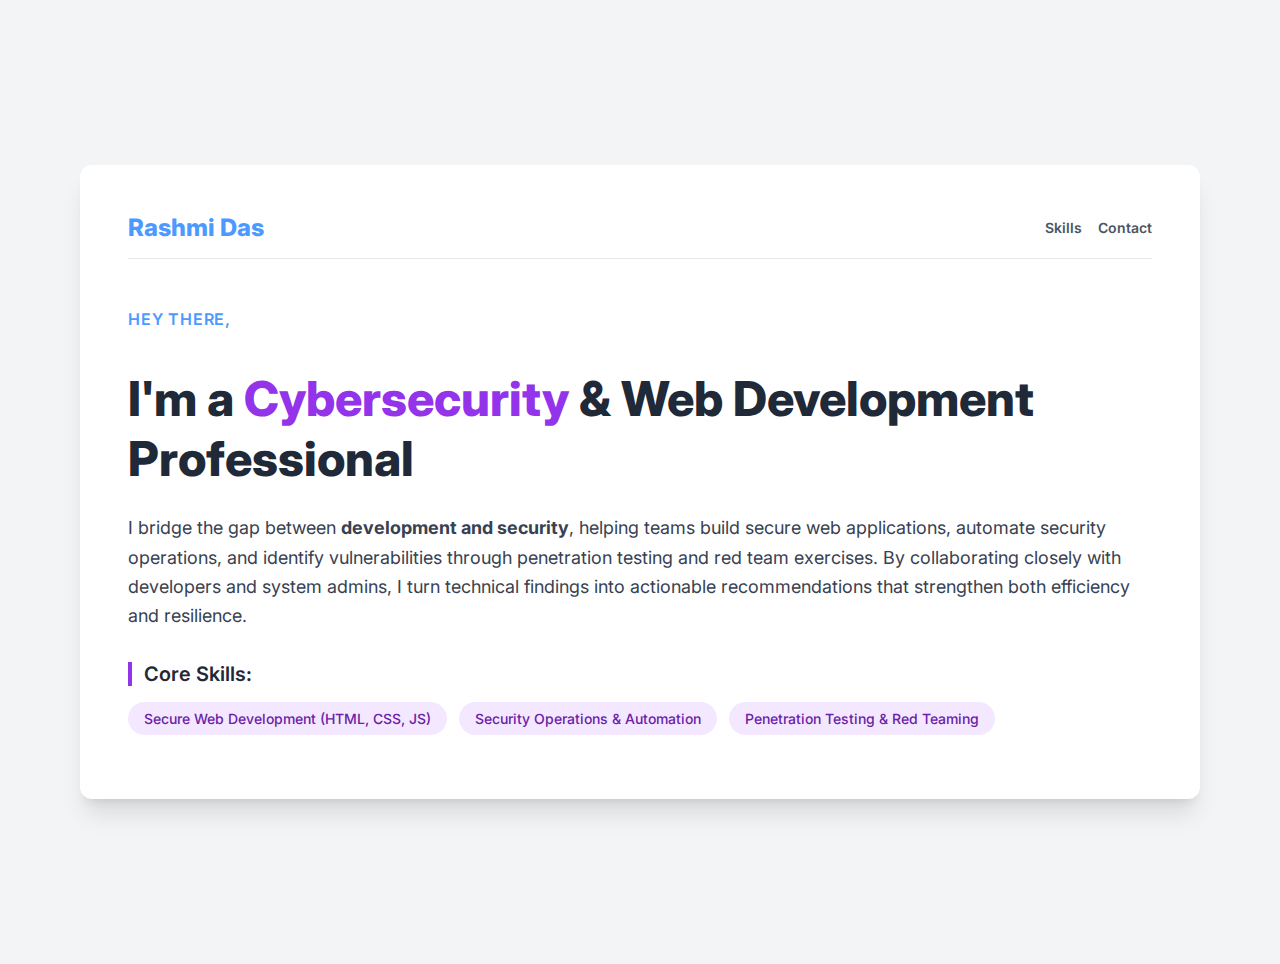
<file: index.html>
<!DOCTYPE html>
<html lang="en">
<head>
    <meta charset="UTF-8">
    <meta name="viewport" content="width=device-width, initial-scale=1.0">
    <title>About Me | Cybersecurity & Web Development</title>
    <!-- Link to the external CSS file --><link rel="stylesheet" href="styles.css">
    <!-- Load Inter font --><link href="https://fonts.googleapis.com/css2?family=Inter:wght@400;600;800&display=swap" rel="stylesheet">
</head>
<body>

    <!-- Main Hero Section (Full Screen Center) --><div class="main-hero">
        
        <!-- Profile Card Container --><div class="card-container">
            
            <!-- Header (Logo/Nav) --><header class="card-header">
                <div class="logo">Rashmi Das</div>
                <nav class="nav-links">
                    <a href="#" class="nav-link">Skills</a>
                    <a href="#" class="nav-link">Contact</a>
                </nav>
            </header>
            
            <!-- Profile Content Area (Now single column) --><div class="content-row">
                
                <!-- The image-col div has been removed --><!-- Right: Text & Skills (Now full width) --><div class="text-col-full"> <!-- New class for full width --><h1 class="pre-heading">Hey there,</h1>
                    
                    <!-- Main, Dominant Headline --><h2 class="main-heading">
                        I'm a <span class="highlight">Cybersecurity</span> & Web Development Professional
                    </h2>
                    
                    <p class="summary-text">
                        I bridge the gap between <strong class="font-bold">development and security</strong>, helping teams 
                        build secure web applications, automate security operations, and identify 
                        vulnerabilities through penetration testing and red team exercises. 
                        By collaborating closely with developers and system admins, I turn 
                        technical findings into actionable recommendations that strengthen both 
                        efficiency and resilience.
                    </p>

                    <!-- Skills Tags --><div class="skills">
                        <h3 class="skills-heading">Core Skills:</h3>
                        <ul class="skills-list">
                            <li class="skill-item">
                                Secure Web Development (HTML, CSS, JS)
                            </li>
                            <li class="skill-item">
                                Security Operations & Automation
                            </li>
                            <li class="skill-item">
                                Penetration Testing & Red Teaming
                            </li>
                        </ul>
                    </div>
                </div>
            </div>
            
        </div>
    </div>

</body>
</html>
</file>
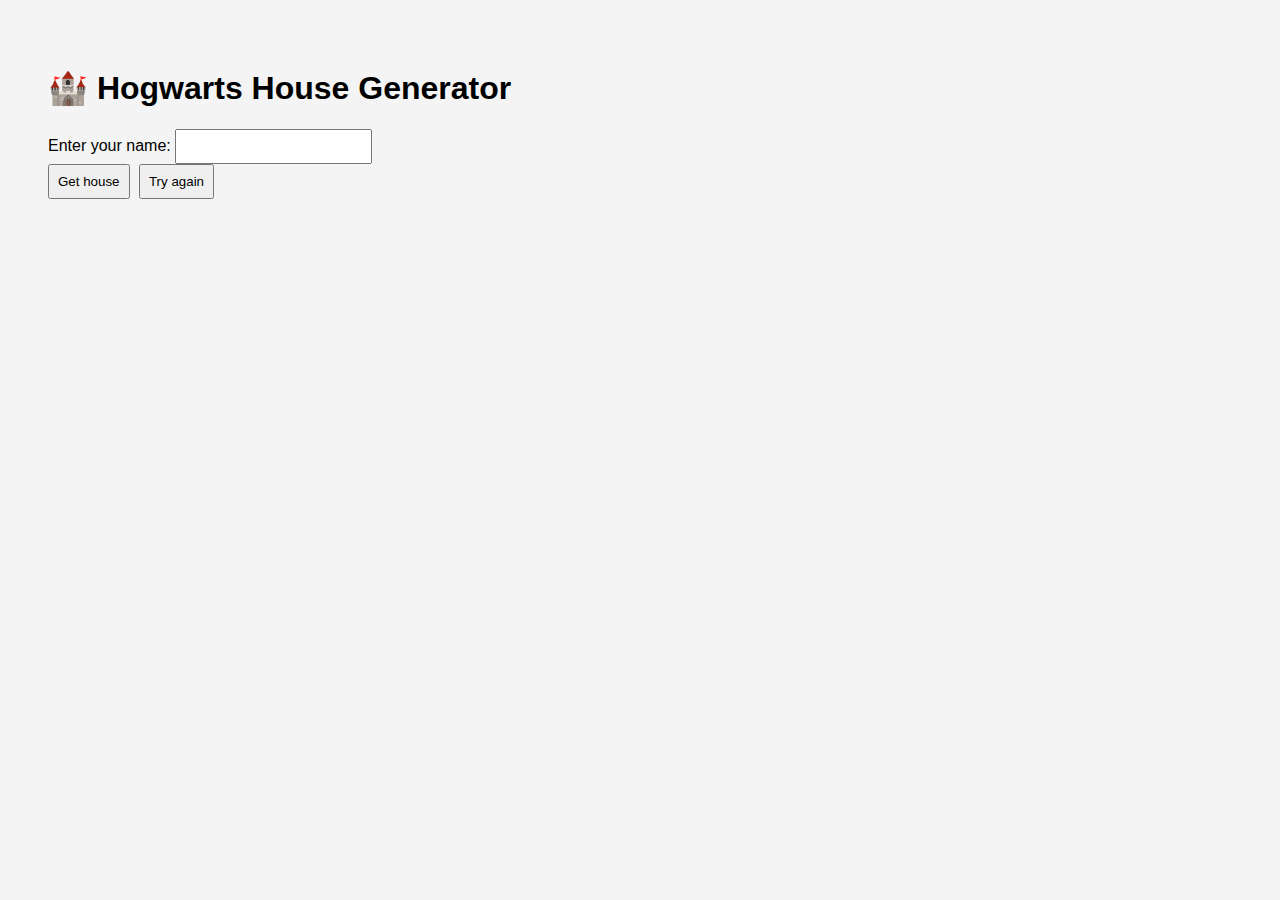
<file: courses/foundation/intro-to-frontend/HogwartsHouseGenerator/index.html>
<!DOCTYPE html>
<html lang="en">
  <head>
    <meta charset="UTF-8" />
    <title>Hogwarts House Generator</title>
    <link rel="stylesheet" href="styles.css" />
  </head>
  <body>
    <div class="container">
      <h1>🏰 Hogwarts House Generator</h1>

      <!-- Label added -->
      <label for="nameInput">Enter your name:</label>
      <input id="nameInput" type="text" />

      <div class="buttons">
        <button id="assignBtn" type="button">Get house</button>
        <button id="retryBtn" type="button">Try again</button>
      </div>

      <p id="result"></p>
      <p id="description"></p>
    </div>

    <script src="script.js"></script>
  </body>
</html>
</file>
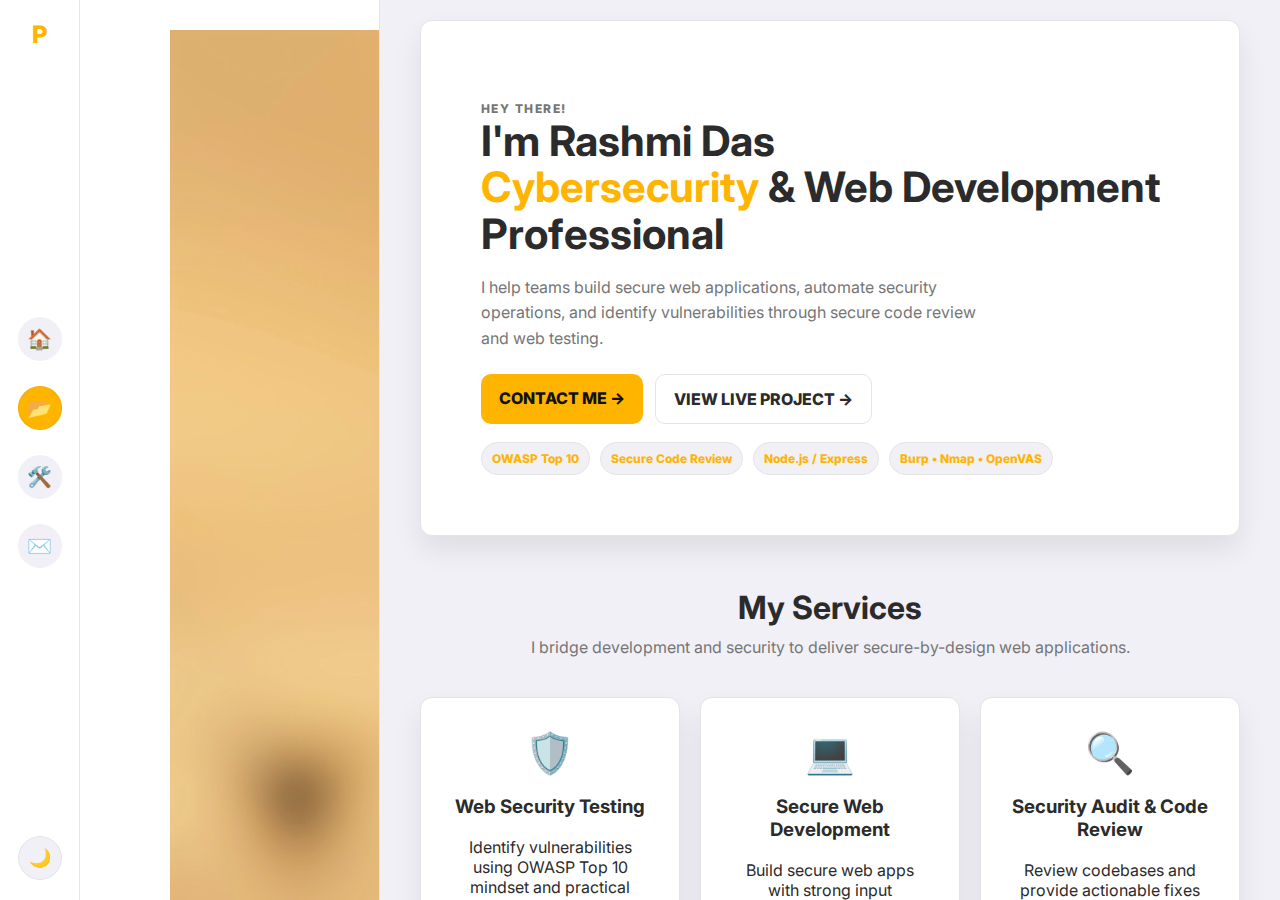
<file: courses/foundation/intro-to-using-ai/AIweek2/index.html>
<!DOCTYPE html>
<html lang="en">
<head>
  <meta charset="UTF-8" />
  <meta name="viewport" content="width=device-width, initial-scale=1.0" />
  <title>Rashmi Das | Portfolio</title>

  <link rel="preconnect" href="https://fonts.googleapis.com" />
  <link rel="preconnect" href="https://fonts.gstatic.com" crossorigin />
  <link href="https://fonts.googleapis.com/css2?family=Inter:wght@300;400;600;800&display=swap" rel="stylesheet" />

  <link rel="stylesheet" href="styles.css" />
  <script src="script.js" defer></script>
</head>

<body>
  <div class="layout">

    <!-- 1) SLIM ICON NAV -->
    <aside class="nav-sidebar">
      <div class="brand-logo" title="Portfolio">P</div>

      <nav class="icon-menu" aria-label="Section navigation">
        <a href="#about" class="nav-btn active" aria-label="About">🏠</a>
        <a href="#services" class="nav-btn" aria-label="Services">📂</a>
        <a href="#projects" class="nav-btn" aria-label="Projects">🛠️</a>
        <a href="#contact" class="nav-btn" aria-label="Contact">✉️</a>
      </nav>

      <button class="theme-toggle" id="themeToggle" type="button" aria-label="Toggle theme" title="Toggle theme">
        🌙
      </button>
    </aside>

    <!-- 2) PROFILE SIDEBAR -->
    <aside class="profile-sidebar">
      <div class="profile-card">
        <div class="profile-pic">
          <!-- Optional: Replace avatar-placeholder with <img src="yourphoto.jpg" alt="Rashmi Das"> -->
       <img src="profile.jpg" alt="Rashmi Das" class="profile-img">
          <div class="online-status" title="Available"></div>
        </div>

        <h3>Rashmi Das</h3>
        <p class="subtitle">Cybersecurity &amp; Web Dev</p>

        <div class="social-links" aria-label="Social links">
          <!-- Add your real links when ready -->
          <a class="social-pill" href="https://linkedin.com/in/rashmi-das-38992624" target="_blank" rel="noopener noreferrer" aria-label="LinkedIn">in</a>
          <a class="social-pill" href="https://github.com/RashmiVrinda" target="_blank" rel="noopener noreferrer" aria-label="GitHub">git</a>
      </div>

      <hr class="divider" />

      <div class="personal-info">
        <div class="info-row"><b>Residence:</b> <span>Denmark</span></div>
        <div class="info-row"><b>Location:</b> <span>Copenhagen</span></div>
        <div class="info-row"><b>Freelance:</b> <span class="avail">Available</span></div>
        <div class="info-row"><b>Email:</b> <span class="mono">rashmidas333@outlook.com</span></div>
      </div>

      <hr class="divider" />

      <div class="skills-section">
        <h4>Languages</h4>

        <div class="skill-bar">
          <div class="skill-label"><span>English</span><span>100%</span></div>
          <div class="bar-bg"><div class="bar-fill" style="width: 100%;"></div></div>
        </div>

        <div class="skill-bar">
          <div class="skill-label"><span>Danish</span><span>40%</span></div>
          <div class="bar-bg"><div class="bar-fill" style="width: 40%;"></div></div>
        </div>
      </div>

      <div class="skills-section">
        <h4>Core Skills</h4>

        <div class="skill-bar">
          <div class="skill-label"><span>HTML/CSS</span><span>90%</span></div>
          <div class="bar-bg"><div class="bar-fill" style="width: 90%;"></div></div>
        </div>

        <div class="skill-bar">
          <div class="skill-label"><span>JavaScript</span><span>85%</span></div>
          <div class="bar-bg"><div class="bar-fill" style="width: 85%;"></div></div>
        </div>

        <div class="skill-bar">
    <div class="skill-label"><span>Node.js</span><span>75%</span></div>
    <div class="bar-bg"><div class="bar-fill" style="width: 75%;"></div></div>
  </div>

        <div class="skill-bar">
          <div class="skill-label"><span>OWASP / Testing</span><span>80%</span></div>
          <div class="bar-bg"><div class="bar-fill" style="width: 80%;"></div></div>
        </div>
      </div>

      <!-- If you place your CV PDF in the same folder, rename it to Rashmi-Das-CV.pdf and this will work -->
      <a href="My_CV_2026.pdf" class="btn-cv" target="_blank" rel="noopener noreferrer">
  DOWNLOAD CV ⬇
</a>
    </aside>

    <!-- 3) MAIN CONTENT (SCROLL CONTAINER) -->
    <main class="main-content" id="mainContent" tabindex="-1">

      <!-- ABOUT / HERO -->
      <section id="about" class="hero-section">
        <div class="hero-content">
          <p class="hero-kicker">HEY THERE!</p>
          <h1>
            I'm <span class="name-accent">Rashmi Das</span><br />
            <span>Cybersecurity</span> &amp; Web Development Professional
          </h1>

          <p>
            I help teams build secure web applications, automate security operations, and identify vulnerabilities
            through secure code review and web testing.
          </p>

          <div class="hero-actions">
            <a class="btn-primary" href="#contact">CONTACT ME →</a>
            <a class="btn-secondary" href="https://foundation-project-memory-game.onrender.com/" target="_blank" rel="noopener noreferrer">
              VIEW LIVE PROJECT →
            </a>
          </div>

          <div class="hero-tags">
            <span class="tag">OWASP Top 10</span>
            <span class="tag">Secure Code Review</span>
            <span class="tag">Node.js / Express</span>
            <span class="tag">Burp • Nmap • OpenVAS</span>
          </div>
        </div>
 </section>

      <!-- SERVICES -->
      <section id="services" class="content-block">
        <h2 class="center-title">My Services</h2>
        <p class="center-desc">I bridge development and security to deliver secure-by-design web applications.</p>

        <div class="services-grid">
          <div class="s-card">
            <div class="s-icon">🛡️</div>
            <h3>Web Security Testing</h3>
            <p>Identify vulnerabilities using OWASP Top 10 mindset and practical testing techniques.</p>
          </div>

          <div class="s-card">
            <div class="s-icon">💻</div>
            <h3>Secure Web Development</h3>
            <p>Build secure web apps with strong input validation, auth patterns, and safe coding practices.</p>
          </div>

          <div class="s-card">
            <div class="s-icon">🔍</div>
            <h3>Security Audit & Code Review</h3>
            <p>Review codebases and provide actionable fixes to improve security and maintainability.</p>
          </div>
        </div>
      </section>

      <!-- PROJECTS -->
      <section id="projects" class="content-block">
        <h2 class="center-title">Projects</h2>
        <p class="center-desc">Live demos and repositories that show hands-on work.</p>

        <div class="services-grid">
          <div class="s-card">
            <div class="s-icon">🎮</div>
            <h3>Fruity Match Mania (Live)</h3>
            <p>Interactive memory game with levels, moves, timer, scoring, restart, and UI updates.</p>
            <a class="btn-link" href="https://foundation-project-memory-game.onrender.com/" target="_blank" rel="noopener noreferrer">
              Live Demo →
            </a>
          </div>

          <div class="s-card">
            <div class="s-icon">📦</div>
            <h3>HYF Assignments (GitHub)</h3>
            <p>Responsive UI components and JavaScript DOM projects from HackYourFuture coursework.</p>
            <a class="btn-link" href="https://github.com/RashmiVrinda/hyf-assignment-template" target="_blank" rel="noopener noreferrer">
              GitHub Repo →
            </a>
          </div>

        <div class="s-card">
  <div class="s-icon">🧪</div>
  <h3>Web App Testing Research</h3>
  <p>Research on SAST vs DAST, DevSecOps concepts, and securing code & repositories.</p>
  
  <a class="btn-link" href="https://www.linkedin.com/feed/update/urn:li:activity:7226117592074092546/" target="_blank" rel="noopener noreferrer">
    View Research Post →
  </a>
</div>
      </section>

      <!-- CONTACT -->
      <section id="contact" class="content-block">
        <h2 class="center-title">Contact</h2>
        <p class="center-desc">Let’s connect for cybersecurity and web development opportunities.</p>

        <div class="contact-card">
          <div class="contact-row">
            <span class="contact-label">Email</span>
            <a class="contact-value" href="mailto:rashmidas333@outlook.com">rashmidas333@outlook.com</a>
          </div>

          <div class="contact-row">
            <span class="contact-label">Location</span>
            <span class="contact-value">Copenhagen, Denmark</span>
          </div>

          <div class="contact-row">
            <span class="contact-label">Live Project</span>
            <a class="contact-value" href="https://foundation-project-memory-game.onrender.com/" target="_blank" rel="noopener noreferrer">
              Fruity Match Mania →
            </a>
          </div>

          <div class="contact-row">
            <span class="contact-label">GitHub</span>
            <a class="contact-value" href="https://github.com/RashmiVrinda/hyf-assignment-template" target="_blank" rel="noopener noreferrer">
              HYF Assignments Repo →
            </a>
          </div>
        </div>
      </section>

      <footer class="main-footer">
        <p>© <span id="year"></span> Rashmi Das. All Rights Reserved.</p>
      </footer>

    </main>
  </div>
</body>
</html>
</file>
<file: courses/foundation/intro-to-frontend/HogwartsHouseGenerator/styles.css>
body {
  font-family: Arial, sans-serif;
  background-color: #f4f4f4;
  padding: 40px;
  transition: background-color 0.4s ease;
}

input, button {
  padding: 8px;
  margin-right: 5px;
}

#result {
  margin-top: 15px;
  font-weight: bold;
}

#description {
  margin-top: 5px;
}
</file>
<file: courses/foundation/intro-to-using-ai/AIweek2/styles.css>
:root {
  --yellow: #FFB400;
  --bg-gray: #F0F0F6;
  --white: #FFFFFF;
  --text-main: #2B2B2B;
  --text-muted: #767676;
  --border-color: #E4E4E7;
  --shadow: 0 14px 28px rgba(0,0,0,0.08);
}

/* Dark theme overrides */
body.dark {
  --bg-gray: #0f1115;
  --white: #141823;
  --text-main: #f2f4f8;
  --text-muted: #aab1c0;
  --border-color: #242a38;
  --shadow: 0 14px 28px rgba(0,0,0,0.35);
}

* { box-sizing: border-box; }

body {
  margin: 0;
  font-family: 'Inter', sans-serif;
  color: var(--text-main);
  background-color: var(--bg-gray);
  overflow: hidden; /* main-content scrolls */
}

.layout {
  display: grid;
  grid-template-columns: 80px 300px 1fr;
  height: 100vh;
}

/* 1) SLIM NAVIGATION */
.nav-sidebar {
  background: var(--white);
  border-right: 1px solid var(--border-color);
  display: flex;
  flex-direction: column;
  align-items: center;
  padding: 20px 0;
  justify-content: space-between;
}

.brand-logo {
  font-weight: 800;
  font-size: 24px;
  color: var(--yellow);
}

.icon-menu {
  display: flex;
  flex-direction: column;
  gap: 25px;
}

.nav-btn {
  text-decoration: none;
  font-size: 20px;
  width: 44px;
  height: 44px;
  display: flex;
  align-items: center;
  justify-content: center;
  background: var(--bg-gray);
  border-radius: 50%;
  transition: 0.25s;
  color: var(--text-main);
  border: 1px solid transparent;
}

.nav-btn.active,
.nav-btn:hover {
  background: var(--yellow);
  border-color: rgba(0,0,0,0.06);
}

.theme-toggle {
  border: 1px solid var(--border-color);
  background: var(--bg-gray);
  width: 44px;
  height: 44px;
  border-radius: 50%;
  cursor: pointer;
  font-size: 18px;
  transition: 0.25s;
  color: var(--text-main);
}
.theme-toggle:hover {
  transform: translateY(-2px);
}

/* 2) PROFILE SIDEBAR */
.profile-sidebar {
  background: var(--white);
  border-right: 1px solid var(--border-color);
  padding: 30px 25px;
  overflow-y: auto;
  text-align: center;
}

.profile-pic { position: relative; width: 120px; margin: 0 auto; }

.avatar-placeholder {
  width: 120px;
  height: 120px;
  background: rgba(0,0,0,0.08);
  border-radius: 50%;
  margin: 0 auto 15px;
}

.online-status {
  width: 15px;
  height: 15px;
  background: #7EB942;
  border-radius: 50%;
  position: absolute;
  bottom: 15px;
  right: 10px;
  border: 2px solid var(--white);
}

.profile-card h3 { margin: 10px 0 5px; font-size: 18px; }
.subtitle { font-size: 14px; color: var(--text-muted); }

.social-links{
  display:flex;
  justify-content:center;
  gap: 8px;
  margin-top: 10px;
}
.social-pill{
  text-decoration:none;
  font-weight: 800;
  font-size: 12px;
  padding: 6px 10px;
  border-radius: 999px;
  background: var(--bg-gray);
  color: var(--text-main);
  border: 1px solid var(--border-color);
}

.divider {
  border: 0;
  border-top: 1px solid var(--border-color);
  margin: 25px 0;
}

.personal-info { text-align: left; }
.info-row {
  display: flex;
  justify-content: space-between;
  font-size: 14px;
  margin-bottom: 10px;
}
.avail { color: #7EB942; font-weight: 700; }
.mono { font-family: ui-monospace, SFMono-Regular, Menlo, Monaco, Consolas, "Liberation Mono", monospace; font-size: 12px; }

.skills-section { margin-top: 18px; text-align: left; }
.skills-section h4 { margin: 0 0 12px; font-size: 14px; }

.skill-bar { margin-bottom: 15px; }
.skill-label {
  display: flex;
  justify-content: space-between;
  font-size: 13px;
  margin-bottom: 5px;
  color: var(--text-muted);
}
.bar-bg { height: 6px; background: rgba(0,0,0,0.08); border-radius: 999px; overflow:hidden; }
.bar-fill { height: 100%; background: var(--yellow); border-radius: 999px; }

.btn-cv {
  display: block;
  background: var(--yellow);
  padding: 12px;
  margin-top: 22px;
  text-decoration: none;
  color: #111;
  font-weight: 800;
  font-size: 14px;
  border-radius: 8px;
}

/* 3) MAIN CONTENT */
.main-content {
  overflow-y: auto;
  padding: 20px 40px;
  scroll-behavior: smooth;
}

.hero-section {
  background: var(--white);
  padding: 60px;
  border-radius: 12px;
  box-shadow: var(--shadow);
  display: flex;
  align-items: center;
  justify-content: space-between;
  gap: 24px;
  border: 1px solid var(--border-color);
}

.hero-kicker{
  margin: 0 0 10px;
  font-weight: 800;
  color: var(--text-muted);
  letter-spacing: 0.12em;
  font-size: 12px;
}

.hero-content h1 {
  font-size: 42px;
  margin: 0;
  line-height: 1.1;
}
.hero-content span { color: var(--yellow); }
.name-accent { color: var(--text-main) !important; }

.hero-content p {
  color: var(--text-muted);
  margin: 18px 0 0;
  max-width: 520px;
  line-height: 1.6;
}

.hero-actions{
  display:flex;
  gap: 12px;
  flex-wrap: wrap;
  margin-top: 22px;
}

.btn-primary,
.btn-secondary{
  display:inline-block;
  text-decoration:none;
  border: none;
  padding: 14px 18px;
  font-weight: 800;
  cursor: pointer;
  border-radius: 10px;
}
.btn-primary {
  background: var(--yellow);
  color: #111;
}
.btn-secondary{
  background: transparent;
  color: var(--text-main);
  border: 1px solid var(--border-color);
}

.hero-tags{
  display:flex;
  flex-wrap:wrap;
  gap: 10px;
  margin-top: 18px;
}
.tag{
  font-size: 12px;
  font-weight: 800;
  color: var(--text-main);
  background: var(--bg-gray);
  border: 1px solid var(--border-color);
  padding: 8px 10px;
  border-radius: 999px;
}

.hero-img-box {
  width: 300px;
  height: 350px;
  background: rgba(0,0,0,0.06);
  border-radius: 12px;
  border: 1px solid var(--border-color);
}
.hero-img-caption{
  margin: 10px 0 0;
  color: var(--text-muted);
  font-size: 12px;
  text-align:center;
}

.content-block { padding: 52px 0; }

.center-title {
  text-align: center;
  font-size: 32px;
  margin: 0 0 10px;
}
.center-desc {
  text-align: center;
  color: var(--text-muted);
  margin: 0 0 40px;
}

.services-grid {
  display: grid;
  grid-template-columns: repeat(3, 1fr);
  gap: 20px;
}

.s-card {
  background: var(--white);
  padding: 30px;
  text-align: center;
  border-radius: 12px;
  border: 1px solid var(--border-color);
  box-shadow: var(--shadow);
}

.s-icon { font-size: 40px; margin-bottom: 15px; }

.btn-link{
  display:inline-block;
  margin-top: 12px;
  font-weight: 800;
  color: var(--text-main);
  text-decoration:none;
  border-bottom: 2px solid var(--yellow);
  padding-bottom: 2px;
}

.hint{
  display:block;
  margin-top: 12px;
  color: var(--text-muted);
  font-size: 12px;
}

.contact-card{
  max-width: 720px;
  margin: 0 auto;
  background: var(--white);
  border: 1px solid var(--border-color);
  border-radius: 12px;
  box-shadow: var(--shadow);
  padding: 18px;
}

.contact-row{
  display:flex;
  justify-content: space-between;
  gap: 20px;
  padding: 12px 10px;
  border-bottom: 1px solid var(--border-color);
}
.contact-row:last-child{ border-bottom: none; }

.contact-label{
  color: var(--text-muted);
  font-weight: 700;
}
.contact-value{
  color: var(--text-main);
  font-weight: 800;
  text-decoration: none;
}

.main-footer {
  padding: 20px;
  text-align: center;
  color: var(--text-muted);
  font-size: 13px;
}

/* RESPONSIVE */
@media (max-width: 1100px) {
  .services-grid { grid-template-columns: 1fr; }
  .hero-section { flex-direction: column; padding: 30px; }
  .hero-img-box { width: 100%; max-width: 420px; }
}

@media (max-width: 1024px) {
  body { overflow: auto; }
  .layout { grid-template-columns: 1fr; height: auto; }
  .nav-sidebar, .profile-sidebar { display: none; }
  .main-content { overflow: visible; padding: 18px; }
}
</file>
<file: styles.css>
/* ---------------------------------- */
/* BASE STYLES AND LAYOUT CENTERING   */
/* ---------------------------------- */

/* Apply Inter font and reset browser defaults */
body {
  /* FIX: Ensure no default browser margins push the content to the side or top */
  font-family: 'Inter', sans-serif;
  margin: 0; 
}

/* Full Screen Centering and Background (bg-gray-100) */
.main-hero {
  min-height: 100vh;
  display: flex;
  align-items: center; /* Center vertically */
  justify-content: center; /* Center horizontally */
  background-color: #f3f4f6; 
  padding: 1rem; /* p-4 */
}
@media (min-width: 640px) { /* sm breakpoint */
  .main-hero {
      padding: 2rem; /* sm:p-8 */
  }
}

/* Card Container (bg-white, rounded-xl, shadow-2xl) */
.card-container {
  background-color: white; 
  border-radius: 0.75rem; 
  /* Simulating shadow-2xl */
  box-shadow: 0 20px 25px -5px rgba(0, 0, 0, 0.1), 0 8px 10px -6px rgba(0, 0, 0, 0.1); 
  overflow: hidden; 
  max-width: 64rem; /* max-w-5xl (standard Tailwind approximation) */
  width: 100%; 
  padding: 1.5rem; /* p-6 */
}
@media (min-width: 640px) { /* sm breakpoint */
  .card-container {
      padding: 2.5rem; /* sm:p-10 */
  }
}
@media (min-width: 1024px) { /* lg breakpoint */
  .card-container {
      padding: 3rem; /* lg:p-12 */
  }
}

/* ---------------------------------- */
/* HEADER AND NAVIGATION              */
/* ---------------------------------- */

.card-header {
  display: flex;
  justify-content: space-between;
  align-items: center;
  margin-bottom: 2.5rem; /* mb-10 */
  border-bottom: 1px solid #e5e7eb; /* border-b border-gray-200 */
  padding-bottom: 1rem; /* pb-4 */
}

.logo {
  font-size: 1.5rem; /* text-2xl */
  font-weight: 800; /* font-extrabold */
  color: #4C9AFF; /* text-[#4C9AFF] - Blue accent */
}

.nav-links {
  display: flex;
  gap: 1rem; /* Simulating space-x-4 */
}

.nav-link {
  color: #4b5563; /* text-gray-600 */
  font-weight: 600; /* font-semibold */
  font-size: 0.875rem; /* text-sm */
  transition: color 0.2s; 
  text-decoration: none;
}
.nav-link:hover {
  color: #4C9AFF; /* hover:text-[#4C9AFF] */
}

/* ---------------------------------- */
/* PROFILE CONTENT ROW                */
/* ---------------------------------- */

.content-row {
  display: flex;
  flex-direction: column; /* flex-col (Mobile default) */
  gap: 2rem; /* gap-8 */
  align-items: flex-start;
}
@media (min-width: 1024px) { /* lg breakpoint */
  .content-row {
      flex-direction: row; /* lg:flex-row (Desktop) */
  }
  /* Flex sizing for 1:3 ratio on desktop */
  .image-col {
      flex: 1 1 0%; 
      max-width: 200px; /* lg:max-w-[200px] */
      display: block; /* Ensures full width within max-w */
  }
  .text-col {
      flex: 3 1 0%;
  }
}

/* Image Column Styling */
.image-col {
  width: 100%;
  display: flex;
  justify-content: center;
}
.avatar-img {
  width: 10rem; /* w-40 */
  height: 13rem; /* h-52 */
  object-fit: cover;
  border-radius: 0.5rem; /* rounded-lg */
  box-shadow: 0 4px 6px -1px rgba(0, 0, 0, 0.1), 0 2px 4px -2px rgba(0, 0, 0, 0.1); /* shadow-xl */
  border: 4px solid #4C9AFF; /* border-4 border-[#4C9AFF] */
}
@media (min-width: 1024px) { /* lg breakpoint */
  .avatar-img {
      width: 100%; /* lg:w-full */
      height: 16rem; /* lg:h-64 */
  }
}

/* ---------------------------------- */
/* TEXT AND HEADINGS                  */
/* ---------------------------------- */

.pre-heading {
  font-size: 1rem;
  font-weight: 600;
  text-transform: uppercase;
  letter-spacing: 0.05em;
  color: #4C9AFF;
  margin-bottom: 0.25rem;
}

.main-heading {
  font-size: 2.25rem; /* text-4xl */
  font-weight: 800;
  line-height: 1.25; /* leading-tight */
  color: #1f2937; /* text-gray-900 */
  margin-bottom: 1.5rem;
}
@media (min-width: 640px) { /* sm breakpoint */
  .main-heading {
      font-size: 3rem; /* sm:text-5xl */
  }
}

.highlight {
  color: #9333ea; /* text-purple-600 */
}

.summary-text {
  color: #374151; /* text-gray-700 */
  font-size: 1.125rem; /* text-lg */
  line-height: 1.625; /* leading-relaxed */
  margin-bottom: 2rem;
}

/* ---------------------------------- */
/* SKILLS TAGS                        */
/* ---------------------------------- */

.skills-heading {
  font-size: 1.25rem; /* text-xl */
  font-weight: 600;
  color: #1f2937; /* text-gray-800 */
  margin-bottom: 1rem;
  border-left: 4px solid #9333ea; /* border-l-4 border-purple-600 */
  padding-left: 0.75rem;
}

.skills-list {
  display: flex;
  flex-wrap: wrap;
  gap: 0.75rem; /* gap-3 */
  padding-left: 0; /* Remove default ul padding */
  list-style: none; /* Remove default ul bullets */
}

.skill-item {
  background-color: #f3e8ff; /* bg-purple-100 */
  color: #6b21a8; /* text-purple-800 */
  padding: 0.5rem 1rem; /* px-4 py-2 */
  border-radius: 9999px; /* rounded-full */
  font-size: 0.875rem; /* text-sm */
  font-weight: 500;
  transition: background-color 0.2s;
}

.skill-item:hover {
  background-color: #ede9fe; /* hover:bg-purple-200 */
}
</file>
